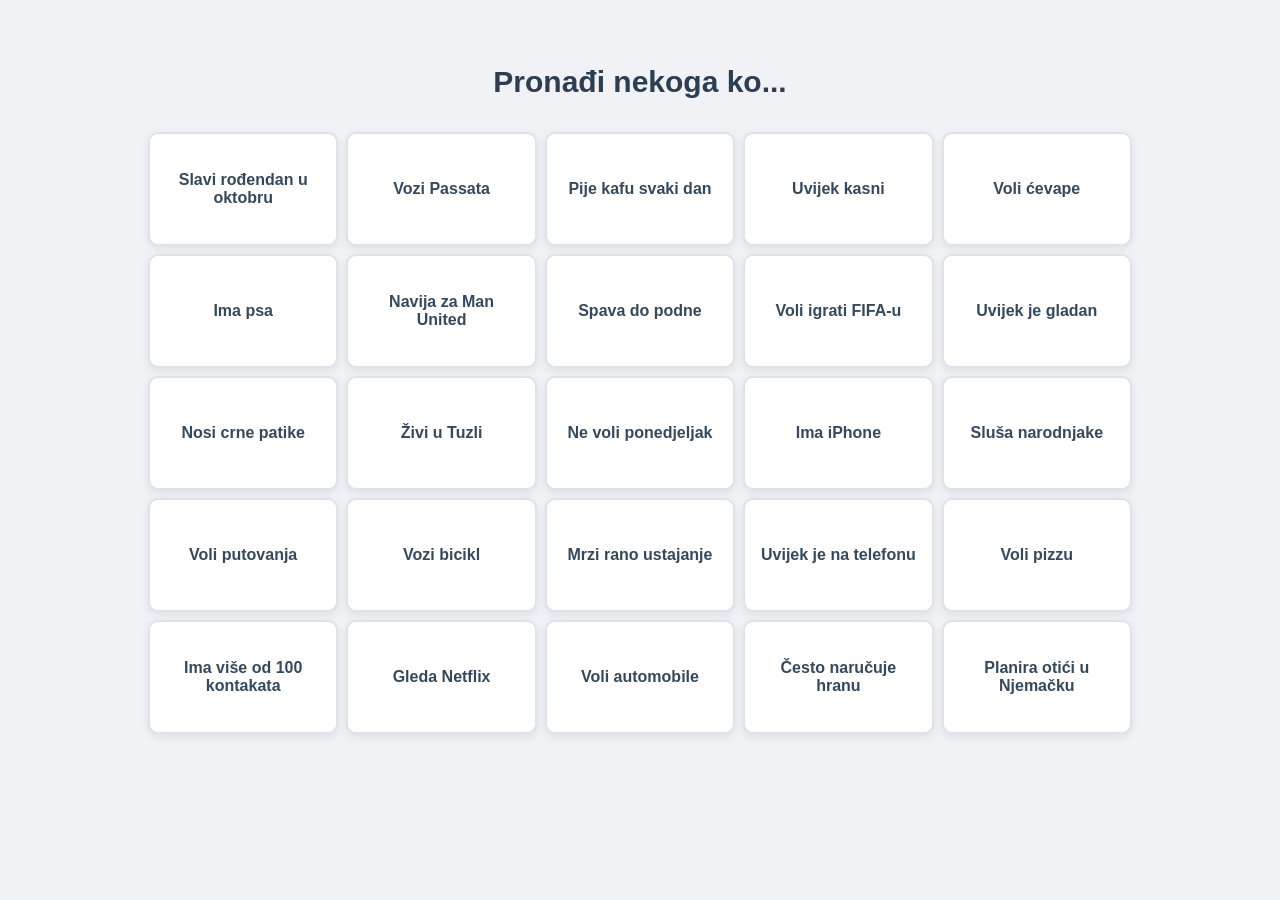
<file: index.html>
<!DOCTYPE html>
<html lang="bs">
<head>
    <meta charset="UTF-8">
    <meta name="viewport" content="width=device-width, initial-scale=1.0">
    <title> Pronađi nekoga ko ... </title>

    <style>
        body {
            font-family: Arial, sans-serif;
            background-color: #f0f2f5;
            margin: 0;
            padding: 40px 20px;
            text-align: center;
        }

        h2 {
            color: #2c3e50;
            font-size: 30px;
            margin-bottom: 25px;
        }

        table {
            width: 90%;
            max-width: 1000px;
            margin: 0 auto;
            border-collapse: separate;
            border-spacing: 8px;
        }

        td {
            background-color: white;
            border: 2px solid #dce3ea;
            border-radius: 10px;
            padding: 25px 15px;
            color: #34495e;
            font-size: 16px;
            font-weight: bold;
            text-align: center;
            width: 20%;
            height: 60px;
            box-shadow: 0 3px 8px rgba(0, 0, 0, 0.08);
            transition: 0.3s;
        }

        td:hover {
            background-color: #3498db;
            color: white;
            border-color: #2980b9;
            transform: scale(1.05);
            cursor: pointer;
            box-shadow: 0 6px 15px rgba(52, 152, 219, 0.3);
        }

        @media (max-width: 700px) {
            body {
                padding: 20px 5px;
            }

            table {
                width: 100%;
                border-spacing: 4px;
            }

            td {
                padding: 12px 5px;
                font-size: 12px;
                height: auto;
                overflow-wrap: anywhere;
            }
        }
    </style>
</head>

<body>

    <h2> Pronađi nekoga ko... </h2>

    <table>
        <tr>
            <td>Slavi rođendan u oktobru</td>
            <td>Vozi Passata</td>
            <td>Pije kafu svaki dan</td>
            <td>Uvijek kasni</td>
            <td>Voli ćevape</td>
        </tr>

        <tr>
            <td>Ima psa</td>
            <td>Navija za Man United</td>
            <td>Spava do podne</td>
            <td>Voli igrati FIFA-u</td>
            <td>Uvijek je gladan</td>
        </tr>

        <tr>
            <td>Nosi crne patike</td>
            <td>Živi u Tuzli</td>
            <td>Ne voli ponedjeljak</td>
            <td>Ima iPhone</td>
            <td>Sluša narodnjake</td>
        </tr>

        <tr>
            <td>Voli putovanja</td>
            <td>Vozi bicikl</td>
            <td>Mrzi rano ustajanje</td>
            <td>Uvijek je na telefonu</td>
            <td>Voli pizzu</td>
        </tr>

        <tr>
            <td>Ima više od 100 kontakata</td>
            <td>Gleda Netflix</td>
            <td>Voli automobile</td>
            <td>Često naručuje hranu</td>
            <td>Planira otići u Njemačku</td>
        </tr>
    </table>

</body>
</html>
</file>
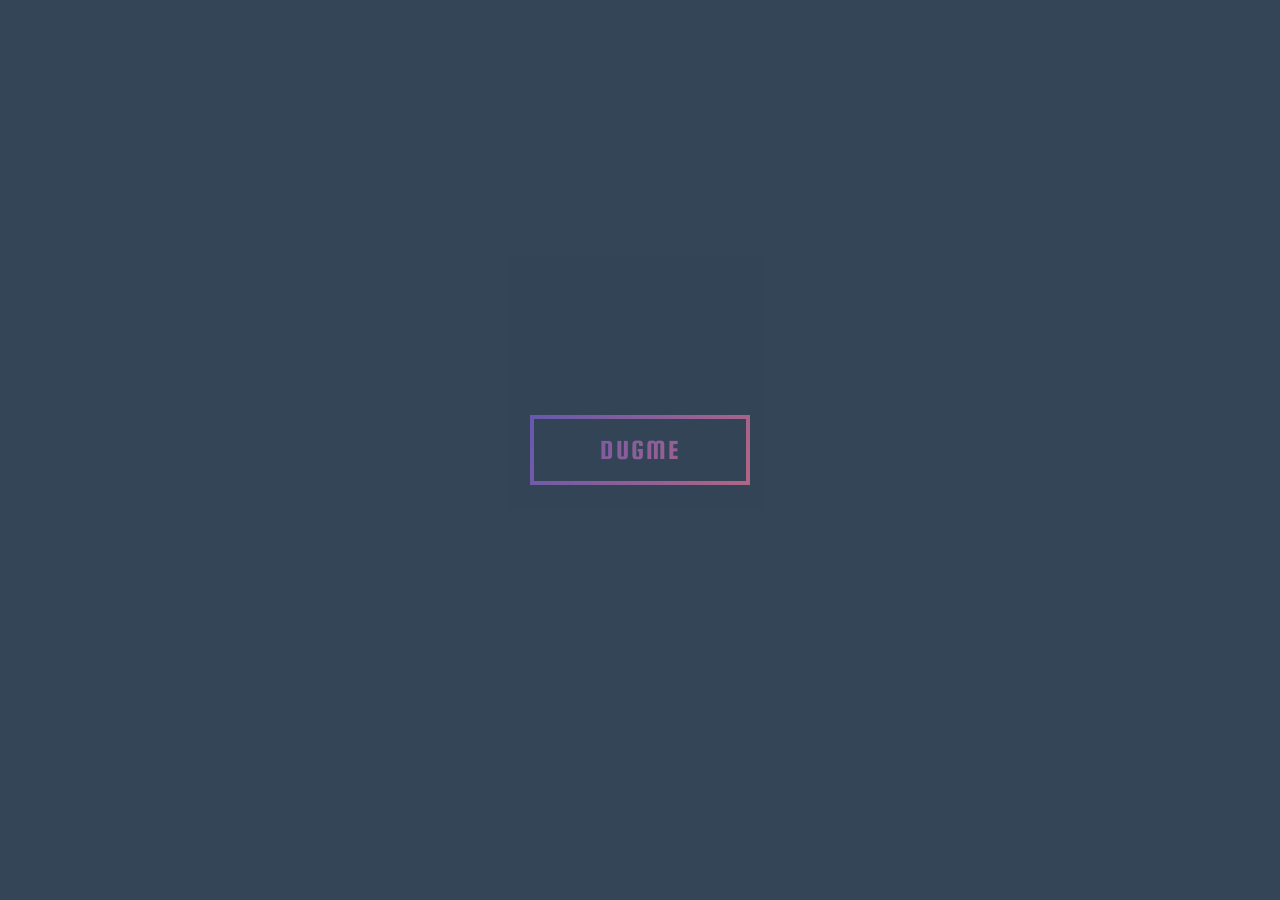
<file: Tim-Burton-Tribute/dugme/index.html>
<!DOCTYPE html>
<html lang="en">
<head>
    <meta charset="UTF-8">
    <meta name="viewport" content="width=device-width, initial-scale=1.0">
    <title>My Webpage</title>
    <link rel="stylesheet" href="style.css">
</head>
<body>
    

	<a href="#" target="_blank"><span>dugme</span></a>


</body>
</html>
</file>
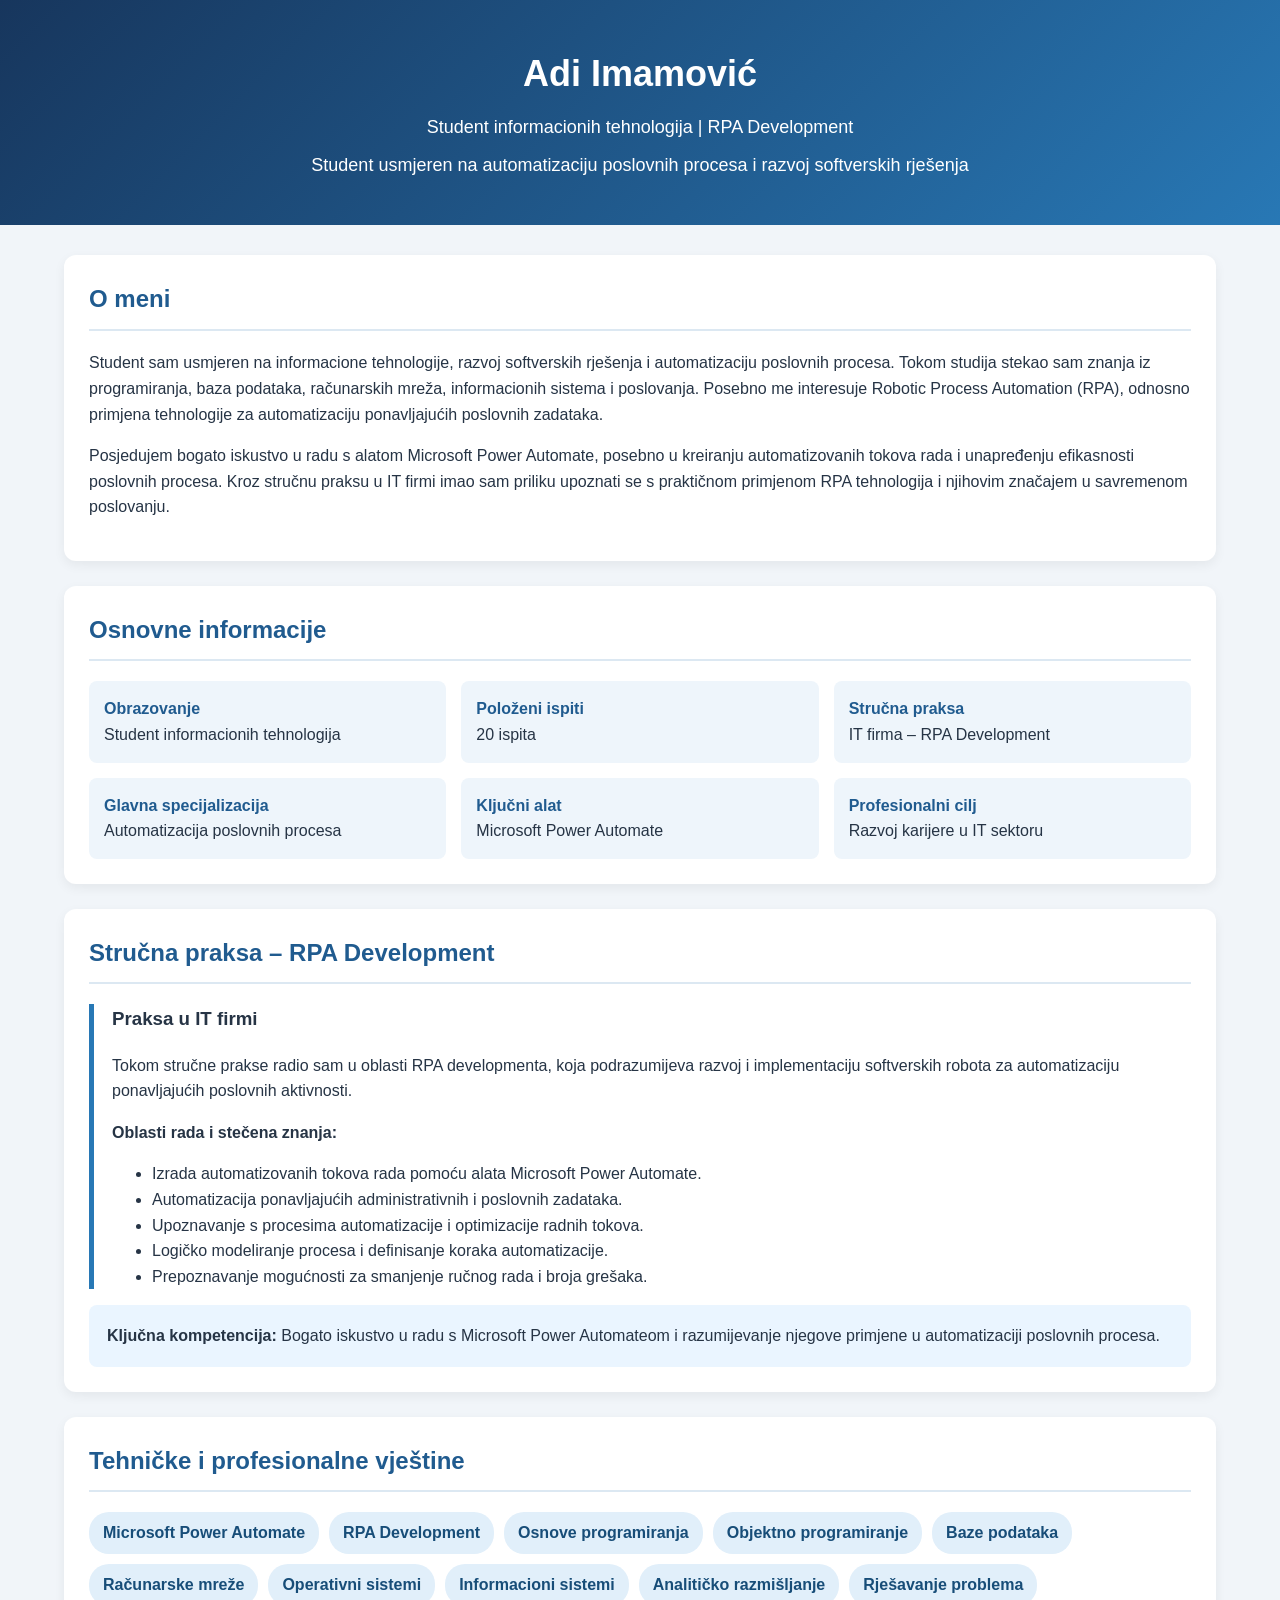
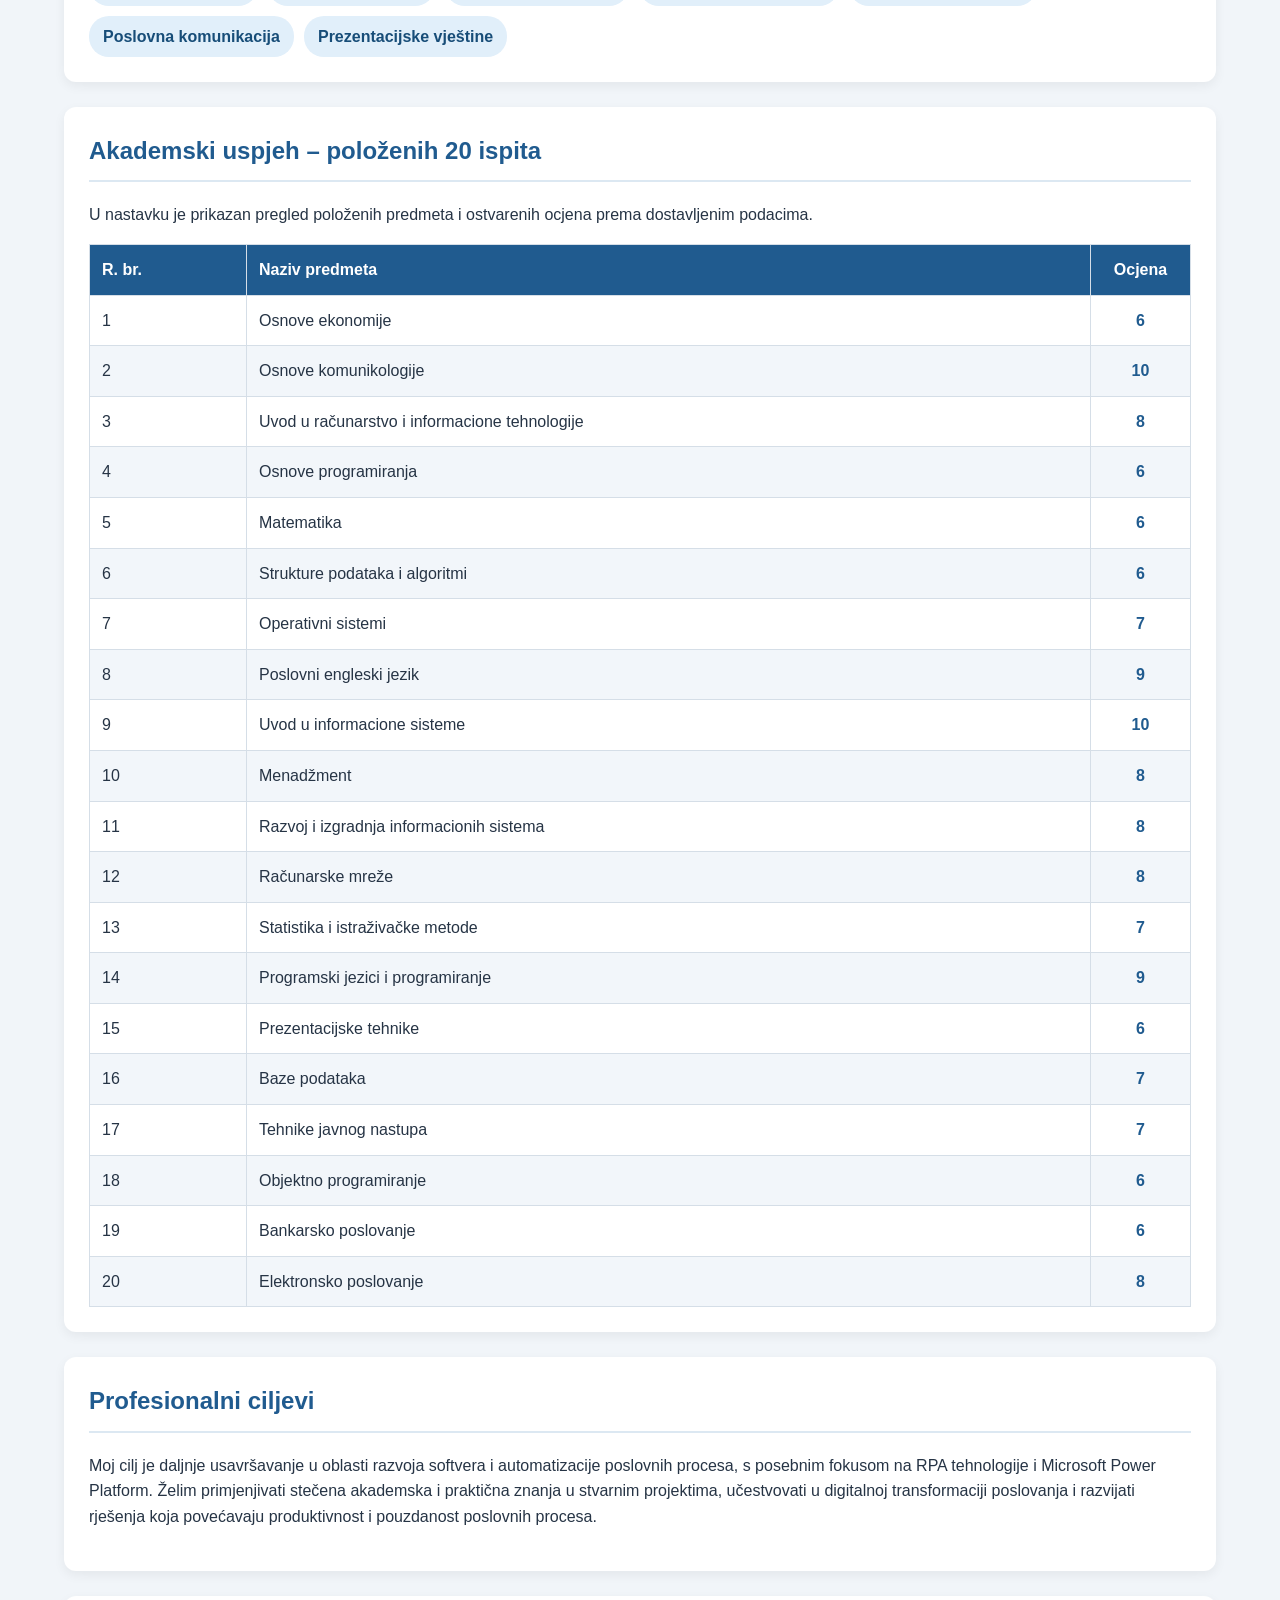
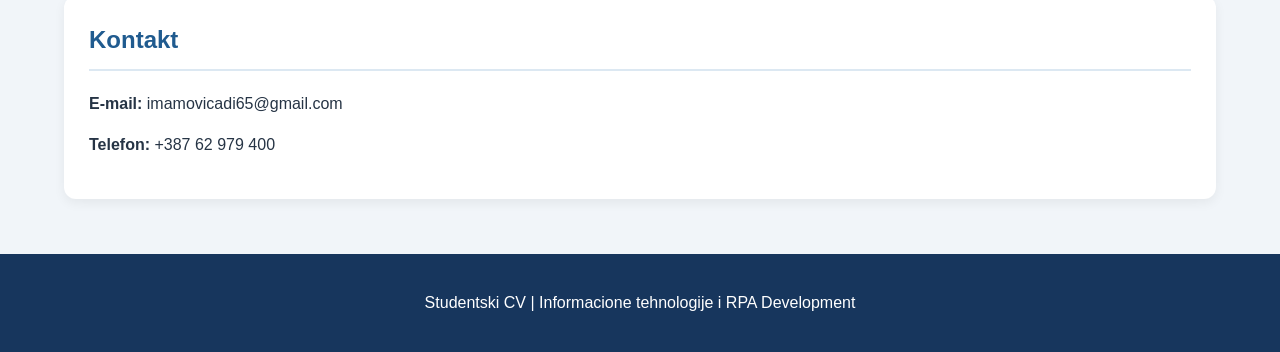
<file: o_meni.html>
<!DOCTYPE html>
<html lang="bs">
<head>
    <meta charset="UTF-8">
    <meta name="viewport" content="width=device-width, initial-scale=1.0">
    <title>Studentski CV - IT i RPA Development</title>

    <style>
        * {
            box-sizing: border-box;
        }

        body {
            font-family: Arial, sans-serif;
            margin: 0;
            background-color: #f1f5f9;
            color: #263445;
            line-height: 1.6;
        }

        header {
            background: linear-gradient(135deg, #17365d, #2878b5);
            color: white;
            padding: 45px 7%;
            text-align: center;
        }

        header h1 {
            margin: 0;
            font-size: 36px;
        }

        header p {
            font-size: 18px;
            margin: 10px 0 0;
        }

        main {
            width: 100%;
            padding: 30px 5%;
        }

        section {
            background-color: white;
            padding: 25px;
            margin-bottom: 25px;
            border-radius: 12px;
            box-shadow: 0 4px 12px rgba(0, 0, 0, 0.06);
        }

        h2 {
            color: #205b8f;
            border-bottom: 2px solid #dce8f2;
            padding-bottom: 10px;
            margin-top: 0;
        }

        .info {
            display: grid;
            grid-template-columns: repeat(3, 1fr);
            gap: 15px;
        }

        .info div {
            background-color: #eef5fb;
            padding: 15px;
            border-radius: 8px;
        }

        .info strong {
            display: block;
            color: #205b8f;
        }

        .skills {
            display: flex;
            flex-wrap: wrap;
            gap: 10px;
        }

        .skills span {
            background-color: #e1effa;
            color: #174d78;
            padding: 8px 14px;
            border-radius: 20px;
            font-weight: bold;
        }

        table {
            width: 100%;
            border-collapse: collapse;
            margin-top: 15px;
        }

        th, td {
            border: 1px solid #d5dee7;
            padding: 12px;
            text-align: left;
        }

        th {
            background-color: #205b8f;
            color: white;
        }

        tr:nth-child(even) {
            background-color: #f2f6fa;
        }

        td:last-child, th:last-child {
            text-align: center;
            width: 100px;
        }

        tr:hover {
            background-color: #e5f1fb;
        }

        .grade {
            font-weight: bold;
            color: #205b8f;
        }

        .practice {
            border-left: 5px solid #2878b5;
            padding-left: 18px;
        }

        .highlight {
            background-color: #eaf5ff;
            border-radius: 8px;
            padding: 18px;
            margin-top: 15px;
        }

        footer {
            text-align: center;
            padding: 20px;
            background-color: #17365d;
            color: white;
        }

        @media (max-width: 700px) {
            header h1 {
                font-size: 28px;
            }

            main {
                padding: 20px 12px;
            }

            section {
                padding: 16px;
                overflow-x: auto;
            }

            .info {
                grid-template-columns: 1fr;
            }

            table {
                min-width: 500px;
            }
        }

        @media print {
            body {
                background-color: white;
            }

            section {
                box-shadow: none;
                border: 1px solid #ddd;
                break-inside: avoid;
            }

            header, footer {
                print-color-adjust: exact;
                -webkit-print-color-adjust: exact;
            }
        }
    </style>
</head>

<body>

<header>
    <h1>Adi Imamović</h1>
    <p>Student informacionih tehnologija | RPA Development</p>
    <p>Student usmjeren na automatizaciju poslovnih procesa i razvoj softverskih rješenja</p>
</header>

<main>

    <section>
        <h2>O meni</h2>

        <p>
            Student sam usmjeren na informacione tehnologije, razvoj softverskih
            rješenja i automatizaciju poslovnih procesa. Tokom studija stekao sam
            znanja iz programiranja, baza podataka, računarskih mreža, informacionih
            sistema i poslovanja. Posebno me interesuje Robotic Process Automation
            (RPA), odnosno primjena tehnologije za automatizaciju ponavljajućih
            poslovnih zadataka.
        </p>

        <p>
            Posjedujem bogato iskustvo u radu s alatom Microsoft Power Automate,
            posebno u kreiranju automatizovanih tokova rada i unapređenju
            efikasnosti poslovnih procesa. Kroz stručnu praksu u IT firmi imao sam
            priliku upoznati se s praktičnom primjenom RPA tehnologija i njihovim
            značajem u savremenom poslovanju.
        </p>
    </section>

    <section>
        <h2>Osnovne informacije</h2>

        <div class="info">
            <div>
                <strong>Obrazovanje</strong>
                Student informacionih tehnologija
            </div>

            <div>
                <strong>Položeni ispiti</strong>
                20 ispita
            </div>

            <div>
                <strong>Stručna praksa</strong>
                IT firma – RPA Development
            </div>

            <div>
                <strong>Glavna specijalizacija</strong>
                Automatizacija poslovnih procesa
            </div>

            <div>
                <strong>Ključni alat</strong>
                Microsoft Power Automate
            </div>

            <div>
                <strong>Profesionalni cilj</strong>
                Razvoj karijere u IT sektoru
            </div>
        </div>
    </section>

    <section>
        <h2>Stručna praksa – RPA Development</h2>

        <div class="practice">
            <h3>Praksa u IT firmi</h3>
            <p>
                Tokom stručne prakse radio sam u oblasti RPA developmenta,
                koja podrazumijeva razvoj i implementaciju softverskih robota
                za automatizaciju ponavljajućih poslovnih aktivnosti.
            </p>

            <p><strong>Oblasti rada i stečena znanja:</strong></p>

            <ul>
                <li>Izrada automatizovanih tokova rada pomoću alata Microsoft Power Automate.</li>
                <li>Automatizacija ponavljajućih administrativnih i poslovnih zadataka.</li>
                <li>Upoznavanje s procesima automatizacije i optimizacije radnih tokova.</li>
                <li>Logičko modeliranje procesa i definisanje koraka automatizacije.</li>
                <li>Prepoznavanje mogućnosti za smanjenje ručnog rada i broja grešaka.</li>
            </ul>
        </div>

        <div class="highlight">
            <strong>Ključna kompetencija:</strong>
            Bogato iskustvo u radu s Microsoft Power Automateom i razumijevanje
            njegove primjene u automatizaciji poslovnih procesa.
        </div>
    </section>

    <section>
        <h2>Tehničke i profesionalne vještine</h2>

        <div class="skills">
            <span>Microsoft Power Automate</span>
            <span>RPA Development</span>
            <span>Osnove programiranja</span>
            <span>Objektno programiranje</span>
            <span>Baze podataka</span>
            <span>Računarske mreže</span>
            <span>Operativni sistemi</span>
            <span>Informacioni sistemi</span>
            <span>Analitičko razmišljanje</span>
            <span>Rješavanje problema</span>
            <span>Poslovna komunikacija</span>
            <span>Prezentacijske vještine</span>
        </div>
    </section>

    <section>
        <h2>Akademski uspjeh – položenih 20 ispita</h2>

        <p>
            U nastavku je prikazan pregled položenih predmeta i ostvarenih ocjena
            prema dostavljenim podacima.
        </p>

        <table>
            <thead>
                <tr>
                    <th>R. br.</th>
                    <th>Naziv predmeta</th>
                    <th>Ocjena</th>
                </tr>
            </thead>

            <tbody>
                <tr>
                    <td>1</td>
                    <td>Osnove ekonomije</td>
                    <td class="grade">6</td>
                </tr>
                <tr>
                    <td>2</td>
                    <td>Osnove komunikologije</td>
                    <td class="grade">10</td>
                </tr>
                <tr>
                    <td>3</td>
                    <td>Uvod u računarstvo i informacione tehnologije</td>
                    <td class="grade">8</td>
                </tr>
                <tr>
                    <td>4</td>
                    <td>Osnove programiranja</td>
                    <td class="grade">6</td>
                </tr>
                <tr>
                    <td>5</td>
                    <td>Matematika</td>
                    <td class="grade">6</td>
                </tr>
                <tr>
                    <td>6</td>
                    <td>Strukture podataka i algoritmi</td>
                    <td class="grade">6</td>
                </tr>
                <tr>
                    <td>7</td>
                    <td>Operativni sistemi</td>
                    <td class="grade">7</td>
                </tr>
                <tr>
                    <td>8</td>
                    <td>Poslovni engleski jezik</td>
                    <td class="grade">9</td>
                </tr>
                <tr>
                    <td>9</td>
                    <td>Uvod u informacione sisteme</td>
                    <td class="grade">10</td>
                </tr>
                <tr>
                    <td>10</td>
                    <td>Menadžment</td>
                    <td class="grade">8</td>
                </tr>
                <tr>
                    <td>11</td>
                    <td>Razvoj i izgradnja informacionih sistema</td>
                    <td class="grade">8</td>
                </tr>
                <tr>
                    <td>12</td>
                    <td>Računarske mreže</td>
                    <td class="grade">8</td>
                </tr>
                <tr>
                    <td>13</td>
                    <td>Statistika i istraživačke metode</td>
                    <td class="grade">7</td>
                </tr>
                <tr>
                    <td>14</td>
                    <td>Programski jezici i programiranje</td>
                    <td class="grade">9</td>
                </tr>
                <tr>
                    <td>15</td>
                    <td>Prezentacijske tehnike</td>
                    <td class="grade">6</td>
                </tr>
                <tr>
                    <td>16</td>
                    <td>Baze podataka</td>
                    <td class="grade">7</td>
                </tr>
                <tr>
                    <td>17</td>
                    <td>Tehnike javnog nastupa</td>
                    <td class="grade">7</td>
                </tr>
                <tr>
                    <td>18</td>
                    <td>Objektno programiranje</td>
                    <td class="grade">6</td>
                </tr>
                <tr>
                    <td>19</td>
                    <td>Bankarsko poslovanje</td>
                    <td class="grade">6</td>
                </tr>
                <tr>
                    <td>20</td>
                    <td>Elektronsko poslovanje</td>
                    <td class="grade">8</td>
                </tr>
            </tbody>
        </table>
    </section>

    <section>
        <h2>Profesionalni ciljevi</h2>

        <p>
            Moj cilj je daljnje usavršavanje u oblasti razvoja softvera i
            automatizacije poslovnih procesa, s posebnim fokusom na RPA
            tehnologije i Microsoft Power Platform. Želim primjenjivati
            stečena akademska i praktična znanja u stvarnim projektima,
            učestvovati u digitalnoj transformaciji poslovanja i razvijati
            rješenja koja povećavaju produktivnost i pouzdanost poslovnih procesa.
        </p>
    </section>

    <section>
        <h2>Kontakt</h2>

        <p><strong>E-mail:</strong> imamovicadi65@gmail.com </p>
        <p><strong>Telefon:</strong> +387 62 979 400 </p>
    </section>

</main>

<footer>
    <p>Studentski CV | Informacione tehnologije i RPA Development</p>
</footer>

</body>
</html>
</file>
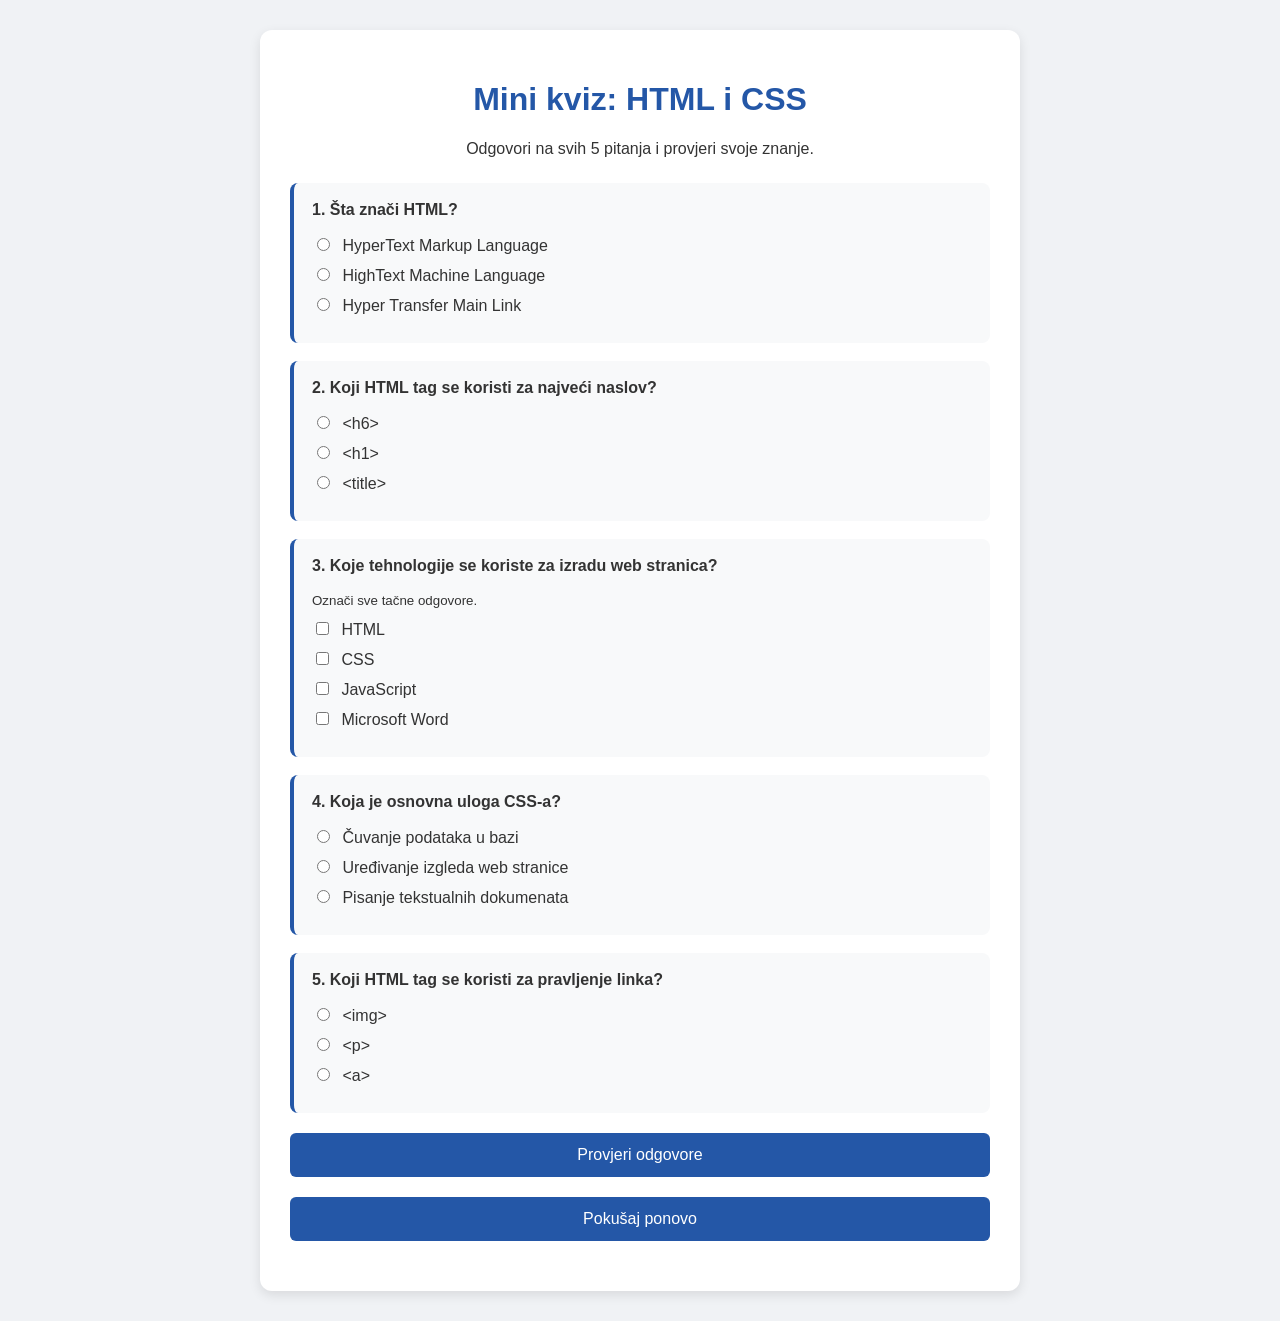
<file: quiz.html>
<!DOCTYPE html>
<html lang="bs">
<head>
    <meta charset="UTF-8">
    <meta name="viewport" content="width=device-width, initial-scale=1.0">
    <title>Mini kviz - HTML i CSS</title>

    <style>
        body {
            font-family: Arial, sans-serif;
            background-color: #f0f2f5;
            margin: 0;
            padding: 30px 15px;
            color: #333;
        }

        .quiz-container {
            max-width: 700px;
            margin: auto;
            background-color: white;
            padding: 30px;
            border-radius: 12px;
            box-shadow: 0 4px 12px rgba(0, 0, 0, 0.1);
        }

        h1 {
            text-align: center;
            color: #2457a7;
        }

        .description {
            text-align: center;
            margin-bottom: 25px;
        }

        .question {
            background-color: #f8f9fa;
            padding: 18px;
            margin-bottom: 18px;
            border-radius: 8px;
            border-left: 4px solid #2457a7;
        }

        .question p {
            font-weight: bold;
            margin-top: 0;
        }

        label {
            display: block;
            margin: 10px 0;
            cursor: pointer;
        }

        input {
            margin-right: 8px;
        }

        button {
            display: block;
            width: 100%;
            padding: 13px;
            background-color: #2457a7;
            color: white;
            border: none;
            border-radius: 6px;
            font-size: 16px;
            cursor: pointer;
            margin-top: 20px;
        }

        button:hover {
            background-color: #183e7a;
        }

        #result {
            text-align: center;
            font-size: 20px;
            font-weight: bold;
            margin-top: 20px;
        }

        .correct {
            color: green;
        }

        .incorrect {
            color: #c62828;
        }
    </style>
</head>

<body>

    <div class="quiz-container">
        <h1>Mini kviz: HTML i CSS</h1>

        <p class="description">
            Odgovori na svih 5 pitanja i provjeri svoje znanje.
        </p>

        <form id="quizForm">

            <!-- Pitanje 1 -->
            <div class="question">
                <p>1. Šta znači HTML?</p>

                <label>
                    <input type="radio" name="q1" value="a">
                    HyperText Markup Language
                </label>

                <label>
                    <input type="radio" name="q1" value="b">
                    HighText Machine Language
                </label>

                <label>
                    <input type="radio" name="q1" value="c">
                    Hyper Transfer Main Link
                </label>
            </div>

            <!-- Pitanje 2 -->
            <div class="question">
                <p>2. Koji HTML tag se koristi za najveći naslov?</p>

                <label>
                    <input type="radio" name="q2" value="a">
                    &lt;h6&gt;
                </label>

                <label>
                    <input type="radio" name="q2" value="b">
                    &lt;h1&gt;
                </label>

                <label>
                    <input type="radio" name="q2" value="c">
                    &lt;title&gt;
                </label>
            </div>

            <!-- Pitanje 3 -->
            <div class="question">
                <p>3. Koje tehnologije se koriste za izradu web stranica?</p>
                <small>Označi sve tačne odgovore.</small>

                <label>
                    <input type="checkbox" name="q3" value="html">
                    HTML
                </label>

                <label>
                    <input type="checkbox" name="q3" value="css">
                    CSS
                </label>

                <label>
                    <input type="checkbox" name="q3" value="js">
                    JavaScript
                </label>

                <label>
                    <input type="checkbox" name="q3" value="word">
                    Microsoft Word
                </label>
            </div>

            <!-- Pitanje 4 -->
            <div class="question">
                <p>4. Koja je osnovna uloga CSS-a?</p>

                <label>
                    <input type="radio" name="q4" value="a">
                    Čuvanje podataka u bazi
                </label>

                <label>
                    <input type="radio" name="q4" value="b">
                    Uređivanje izgleda web stranice
                </label>

                <label>
                    <input type="radio" name="q4" value="c">
                    Pisanje tekstualnih dokumenata
                </label>
            </div>

            <!-- Pitanje 5 -->
            <div class="question">
                <p>5. Koji HTML tag se koristi za pravljenje linka?</p>

                <label>
                    <input type="radio" name="q5" value="a">
                    &lt;img&gt;
                </label>

                <label>
                    <input type="radio" name="q5" value="b">
                    &lt;p&gt;
                </label>

                <label>
                    <input type="radio" name="q5" value="c">
                    &lt;a&gt;
                </label>
            </div>

            <button type="button" onclick="checkAnswers()">
                Provjeri odgovore
            </button>

            <button type="reset" onclick="resetQuiz()">
                Pokušaj ponovo
            </button>

        </form>

        <div id="result"></div>
    </div>

    <script>
        function checkAnswers() {
            let score = 0;
            let totalQuestions = 5;

            // Tačni odgovori za pitanja sa radio buttonima
            const correctAnswers = {
                q1: "a",
                q2: "b",
                q4: "b",
                q5: "c"
            };

            // Provjera pitanja 1, 2, 4 i 5
            for (let question in correctAnswers) {
                const selectedAnswer = document.querySelector(
                    'input[name="' + question + '"]:checked'
                );

                if (
                    selectedAnswer &&
                    selectedAnswer.value === correctAnswers[question]
                ) {
                    score++;
                }
            }

            // Provjera pitanja 3 sa checkboxovima
            const selectedCheckboxes = Array.from(
                document.querySelectorAll('input[name="q3"]:checked')
            ).map(function (checkbox) {
                return checkbox.value;
            });

            const correctCheckboxes = ["html", "css", "js"];

            const allCorrect =
                selectedCheckboxes.length === correctCheckboxes.length &&
                correctCheckboxes.every(function (answer) {
                    return selectedCheckboxes.includes(answer);
                });

            if (allCorrect) {
                score++;
            }

            // Prikaz rezultata
            const result = document.getElementById("result");
            const percentage = (score / totalQuestions) * 100;

            result.textContent =
                "Tvoj rezultat: " + score + " od " +
                totalQuestions + " (" + percentage + "%)";

            if (score >= 4) {
                result.className = "correct";
            } else {
                result.className = "incorrect";
            }
        }

        function resetQuiz() {
            document.getElementById("result").textContent = "";
            document.getElementById("result").className = "";
        }
    </script>

</body>
</html>
</file>
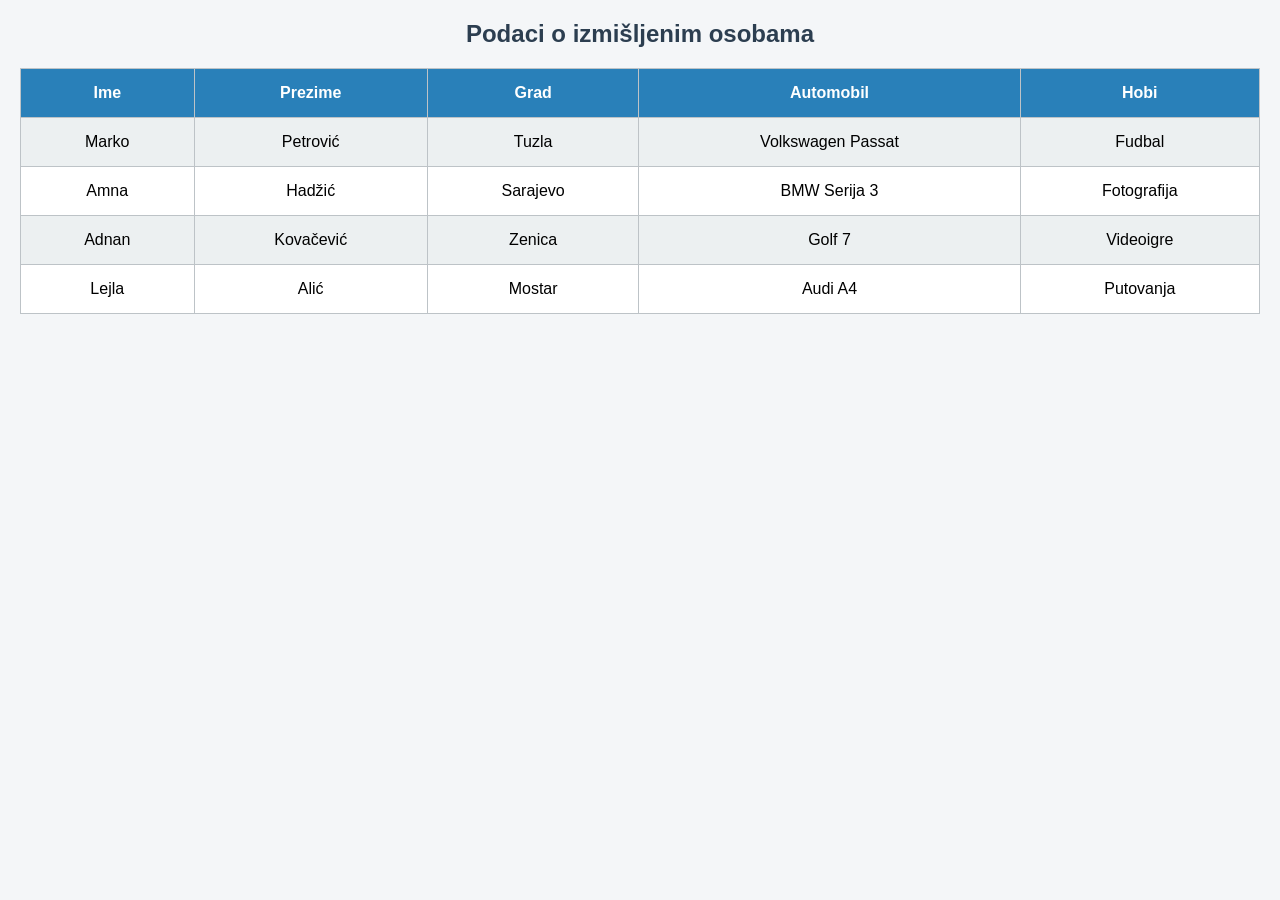
<file: tabela.html>
<!DOCTYPE html>
<html lang="bs">
<head>
    <meta charset="UTF-8">
    <meta name="viewport" content="width=device-width, initial-scale=1.0">
    <title>Tabela izmišljenih podataka</title>

    <style>
        body {
            font-family: Arial, sans-serif;
            margin: 20px;
            background-color: #f4f6f8;
        }

        h2 {
            text-align: center;
            color: #2c3e50;
        }

        table {
            width: 100%;
            border-collapse: collapse;
            background-color: white;
        }

        th, td {
            border: 1px solid #bdc3c7;
            padding: 15px;
            text-align: center;
        }

        th {
            background-color: #2980b9;
            color: white;
        }

        tr:nth-child(even) {
            background-color: #ecf0f1;
        }

        tr:hover {
            background-color: #d6eaf8;
        }
    </style>
</head>

<body>

    <h2>Podaci o izmišljenim osobama</h2>

    <table>
        <tr>
            <th>Ime</th>
            <th>Prezime</th>
            <th>Grad</th>
            <th>Automobil</th>
            <th>Hobi</th>
        </tr>

        <tr>
            <td>Marko</td>
            <td>Petrović</td>
            <td>Tuzla</td>
            <td>Volkswagen Passat</td>
            <td>Fudbal</td>
        </tr>

        <tr>
            <td>Amna</td>
            <td>Hadžić</td>
            <td>Sarajevo</td>
            <td>BMW Serija 3</td>
            <td>Fotografija</td>
        </tr>

        <tr>
            <td>Adnan</td>
            <td>Kovačević</td>
            <td>Zenica</td>
            <td>Golf 7</td>
            <td>Videoigre</td>
        </tr>

        <tr>
            <td>Lejla</td>
            <td>Alić</td>
            <td>Mostar</td>
            <td>Audi A4</td>
            <td>Putovanja</td>
        </tr>
    </table>

</body>
</html>
</file>
<file: Tim-Burton-Tribute/dugme/style.css>
@import url(https://fonts.googleapis.com/css?family=Squada+One);
body {
  background: #344557 url(https://unsplash.imgix.net/photo-1423683249427-8ca22bd873e0?fit=crop&fm=jpg&h=700&q=75&w=1050) 0 0 no-repeat;
  background-size: cover;
}
body:after {
  content: '';
  background: rgba(52, 69, 87, 0.85);
}

a {
  display: block;
  width: 220px;
  height: 70px;
  z-index: 1;
}
a:after {
  content: '';
  background: linear-gradient(120deg, #6559ae, #ff7159, #6559ae);
  background-size: 400% 400%;
  -webkit-clip-path: polygon(0% 100%, 4px 100%, 4px 4px, 216px 4px, 216px 66px, 4px 66px, 4px 100%, 100% 100%, 100% 0%, 0% 0%);
  -moz-animation: gradient 3s ease-in-out infinite, border 1s forwards ease-in-out reverse;
  -webkit-animation: gradient 3s ease-in-out infinite, border 1s forwards ease-in-out reverse;
  animation: gradient 3s ease-in-out infinite, border 1s forwards ease-in-out reverse;
}
a > span {
  display: block;
  background: linear-gradient(120deg, #6559ae, #ff7159, #6559ae);
  background-size: 400% 400%;
  -webkit-background-clip: text;
  -webkit-text-fill-color: transparent;
  -moz-animation: gradient 3s ease-in-out infinite;
  -webkit-animation: gradient 3s ease-in-out infinite;
  animation: gradient 3s ease-in-out infinite;
}

/* helpers */
.absolute-centering, body:after, a, a:after {
  position: absolute;
  top: 0;
  left: 0;
  right: 0;
  bottom: 0;
  margin: auto;
}

.text-formatting, a {
  text-transform: uppercase;
  text-decoration: none;
  text-align: center;
  letter-spacing: 2px;
  line-height: 70px;
  font-family: 'Squada One', cursive;
  font-size: 28px;
}

/* motion */
@-moz-keyframes gradient {
  0% {
    background-position: 14% 0%;
  }
  50% {
    background-position: 87% 100%;
  }
  100% {
    background-position: 14% 0%;
  }
}
@-webkit-keyframes gradient {
  0% {
    background-position: 14% 0%;
  }
  50% {
    background-position: 87% 100%;
  }
  100% {
    background-position: 14% 0%;
  }
}
@keyframes gradient {
  0% {
    background-position: 14% 0%;
  }
  50% {
    background-position: 87% 100%;
  }
  100% {
    background-position: 14% 0%;
  }
}
@-moz-keyframes border {
  0% {
    -webkit-clip-path: polygon(0% 100%, 4px 100%, 4px 4px, 216px 4px, 216px 66px, 4px 66px, 4px 100%, 100% 100%, 100% 0%, 0% 0%);
  }
  25% {
    -webkit-clip-path: polygon(0% 100%, 4px 100%, 4px 4px, 216px 4px, 216px 66px, 216px 66px, 216px 100%, 100% 100%, 100% 0%, 0% 0%);
  }
  50% {
    -webkit-clip-path: polygon(0% 100%, 4px 100%, 4px 4px, 216px 4px, 216px 4px, 216px 4px, 216px 4px, 216px 4px, 100% 0%, 0% 0%);
  }
  75% {
    -webkit-clip-path: polygon(0% 100%, 4px 100%, 4px 4px, 4px 4px, 4px 4px, 4px 4px, 4px 4px, 4px 4px, 4px 0%, 0% 0%);
  }
  100% {
    -webkit-clip-path: polygon(0% 100%, 4px 100%, 4px 100%, 4px 100%, 4px 100%, 4px 100%, 4px 100%, 4px 100%, 4px 100%, 0% 100%);
  }
}
@-webkit-keyframes border {
  0% {
    -webkit-clip-path: polygon(0% 100%, 4px 100%, 4px 4px, 216px 4px, 216px 66px, 4px 66px, 4px 100%, 100% 100%, 100% 0%, 0% 0%);
  }
  25% {
    -webkit-clip-path: polygon(0% 100%, 4px 100%, 4px 4px, 216px 4px, 216px 66px, 216px 66px, 216px 100%, 100% 100%, 100% 0%, 0% 0%);
  }
  50% {
    -webkit-clip-path: polygon(0% 100%, 4px 100%, 4px 4px, 216px 4px, 216px 4px, 216px 4px, 216px 4px, 216px 4px, 100% 0%, 0% 0%);
  }
  75% {
    -webkit-clip-path: polygon(0% 100%, 4px 100%, 4px 4px, 4px 4px, 4px 4px, 4px 4px, 4px 4px, 4px 4px, 4px 0%, 0% 0%);
  }
  100% {
    -webkit-clip-path: polygon(0% 100%, 4px 100%, 4px 100%, 4px 100%, 4px 100%, 4px 100%, 4px 100%, 4px 100%, 4px 100%, 0% 100%);
  }
}
@keyframes border {
  0% {
    -webkit-clip-path: polygon(0% 100%, 4px 100%, 4px 4px, 216px 4px, 216px 66px, 4px 66px, 4px 100%, 100% 100%, 100% 0%, 0% 0%);
  }
  25% {
    -webkit-clip-path: polygon(0% 100%, 4px 100%, 4px 4px, 216px 4px, 216px 66px, 216px 66px, 216px 100%, 100% 100%, 100% 0%, 0% 0%);
  }
  50% {
    -webkit-clip-path: polygon(0% 100%, 4px 100%, 4px 4px, 216px 4px, 216px 4px, 216px 4px, 216px 4px, 216px 4px, 100% 0%, 0% 0%);
  }
  75% {
    -webkit-clip-path: polygon(0% 100%, 4px 100%, 4px 4px, 4px 4px, 4px 4px, 4px 4px, 4px 4px, 4px 4px, 4px 0%, 0% 0%);
  }
  100% {
    -webkit-clip-path: polygon(0% 100%, 4px 100%, 4px 100%, 4px 100%, 4px 100%, 4px 100%, 4px 100%, 4px 100%, 4px 100%, 0% 100%);
  }
}

View SCSS Code
</file>
